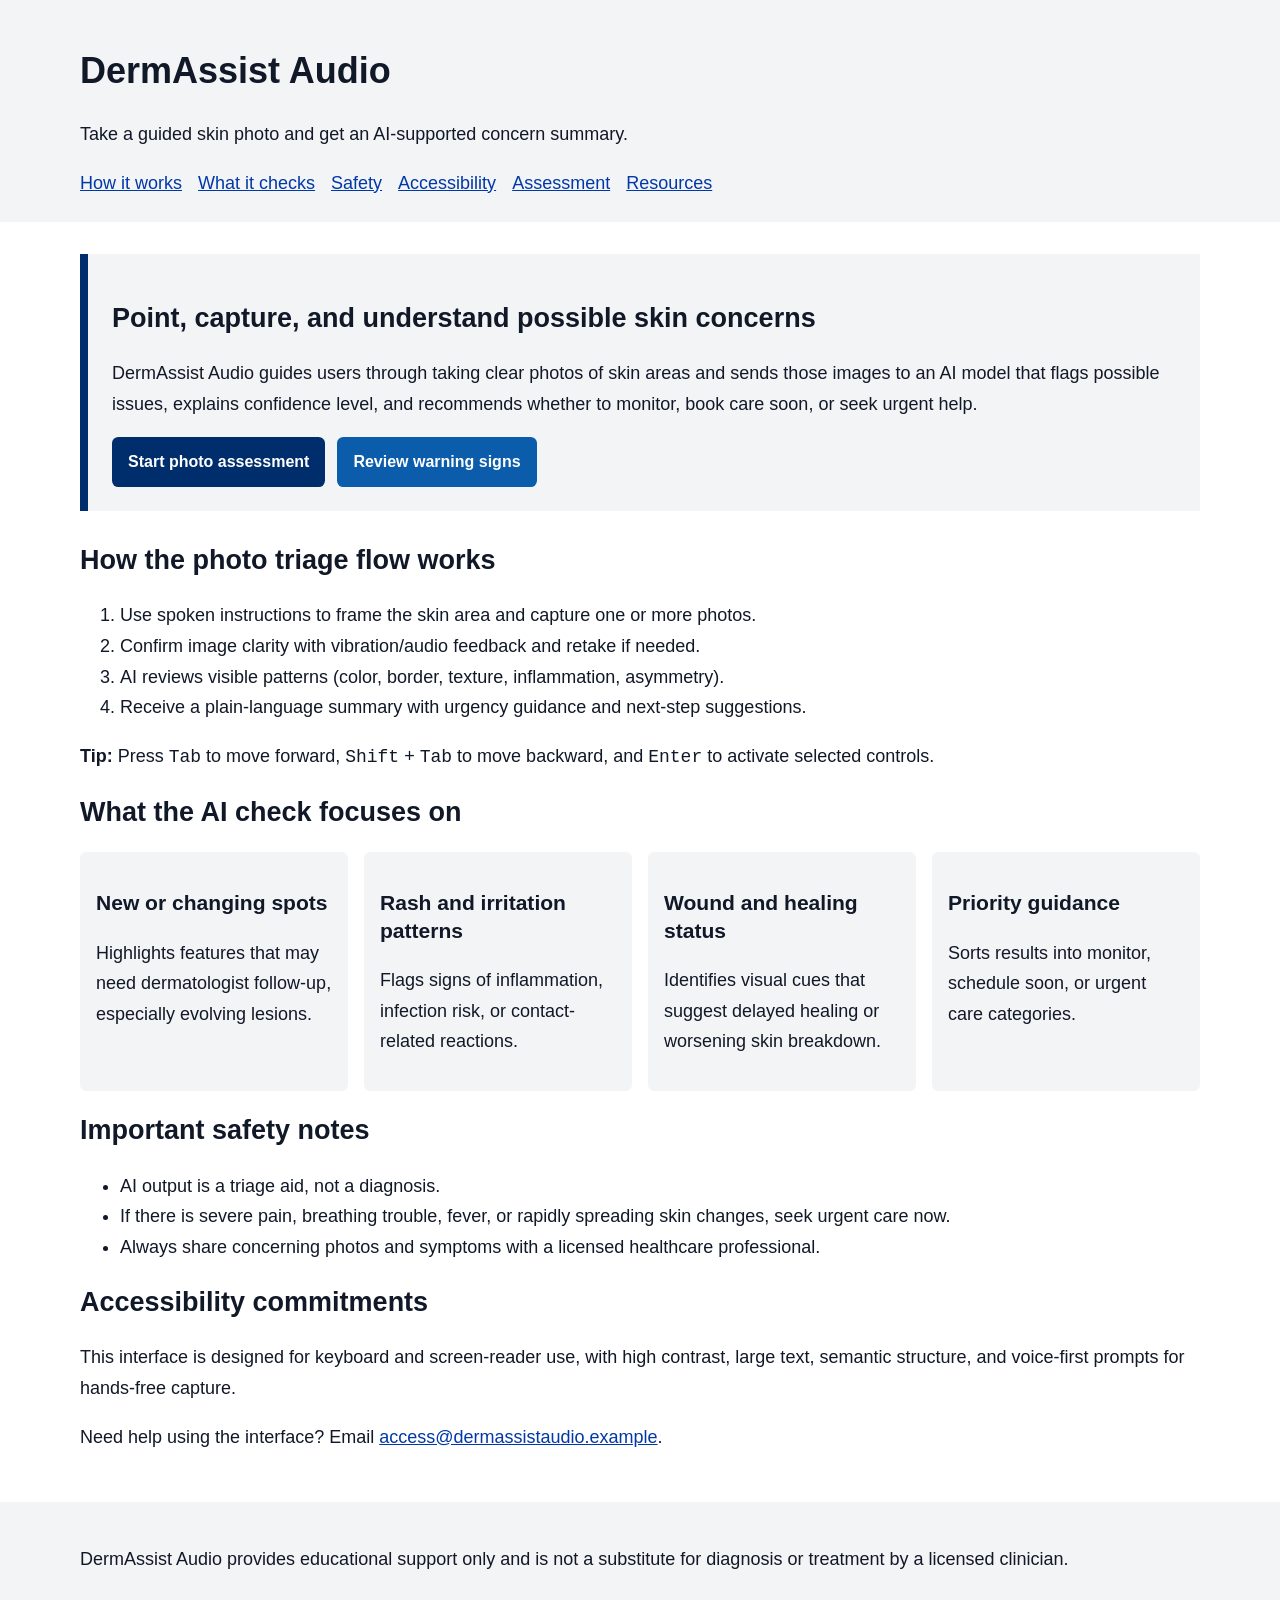
<file: index.html>
<!doctype html>
<html lang="en">
  <head>
    <meta charset="UTF-8" />
    <meta name="viewport" content="width=device-width, initial-scale=1.0" />
    <meta
      name="description"
      content="DermAssist Audio helps blind and low-vision users take skin photos with guided audio prompts and AI-supported triage summaries."
    />
    <title>DermAssist Audio | Accessible Skin Photo Triage</title>
    <link rel="stylesheet" href="styles.css" />
  </head>
  <body>
    <a class="skip-link" href="#main-content">Skip to main content</a>

    <header class="site-header" role="banner">
      <div class="wrap">
        <h1>DermAssist Audio</h1>
        <p class="tagline">Take a guided skin photo and get an AI-supported concern summary.</p>
        <nav aria-label="Main navigation">
          <ul class="nav-list">
            <li><a href="#how-it-works">How it works</a></li>
            <li><a href="#use-cases">What it checks</a></li>
            <li><a href="#safety">Safety</a></li>
            <li><a href="#accessibility">Accessibility</a></li>
            <li><a href="assess.html">Assessment</a></li>
            <li><a href="resources.html">Resources</a></li>
          </ul>
        </nav>
      </div>
    </header>

    <main id="main-content" class="wrap" tabindex="-1">
      <section class="hero" aria-labelledby="hero-title">
        <h2 id="hero-title">Point, capture, and understand possible skin concerns</h2>
        <p>
          DermAssist Audio guides users through taking clear photos of skin areas and sends those images to an AI model
          that flags possible issues, explains confidence level, and recommends whether to monitor, book care soon, or
          seek urgent help.
        </p>
        <div class="hero-actions">
          <a class="button" href="assess.html">Start photo assessment</a>
          <a class="button button-secondary" href="resources.html">Review warning signs</a>
        </div>
      </section>

      <section id="how-it-works" aria-labelledby="flow-title">
        <h2 id="flow-title">How the photo triage flow works</h2>
        <ol>
          <li>Use spoken instructions to frame the skin area and capture one or more photos.</li>
          <li>Confirm image clarity with vibration/audio feedback and retake if needed.</li>
          <li>AI reviews visible patterns (color, border, texture, inflammation, asymmetry).</li>
          <li>Receive a plain-language summary with urgency guidance and next-step suggestions.</li>
        </ol>
        <p>
          <strong>Tip:</strong> Press <kbd>Tab</kbd> to move forward, <kbd>Shift</kbd> + <kbd>Tab</kbd> to move backward,
          and <kbd>Enter</kbd> to activate selected controls.
        </p>
      </section>

      <section id="use-cases" aria-labelledby="checks-title">
        <h2 id="checks-title">What the AI check focuses on</h2>
        <ul class="feature-grid">
          <li>
            <h3>New or changing spots</h3>
            <p>Highlights features that may need dermatologist follow-up, especially evolving lesions.</p>
          </li>
          <li>
            <h3>Rash and irritation patterns</h3>
            <p>Flags signs of inflammation, infection risk, or contact-related reactions.</p>
          </li>
          <li>
            <h3>Wound and healing status</h3>
            <p>Identifies visual cues that suggest delayed healing or worsening skin breakdown.</p>
          </li>
          <li>
            <h3>Priority guidance</h3>
            <p>Sorts results into monitor, schedule soon, or urgent care categories.</p>
          </li>
        </ul>
      </section>

      <section id="safety" aria-labelledby="safety-title">
        <h2 id="safety-title">Important safety notes</h2>
        <ul>
          <li>AI output is a triage aid, not a diagnosis.</li>
          <li>If there is severe pain, breathing trouble, fever, or rapidly spreading skin changes, seek urgent care now.</li>
          <li>Always share concerning photos and symptoms with a licensed healthcare professional.</li>
        </ul>
      </section>

      <section id="accessibility" aria-labelledby="accessibility-title">
        <h2 id="accessibility-title">Accessibility commitments</h2>
        <p>
          This interface is designed for keyboard and screen-reader use, with high contrast, large text, semantic
          structure, and voice-first prompts for hands-free capture.
        </p>
        <p>
          Need help using the interface? Email
          <a href="mailto:access@dermassistaudio.example">access@dermassistaudio.example</a>.
        </p>
      </section>
    </main>

    <footer class="site-footer" role="contentinfo">
      <div class="wrap">
        <p>
          DermAssist Audio provides educational support only and is not a substitute for diagnosis or treatment by a
          licensed clinician.
        </p>
      </div>
    </footer>
  </body>
</html>
</file>
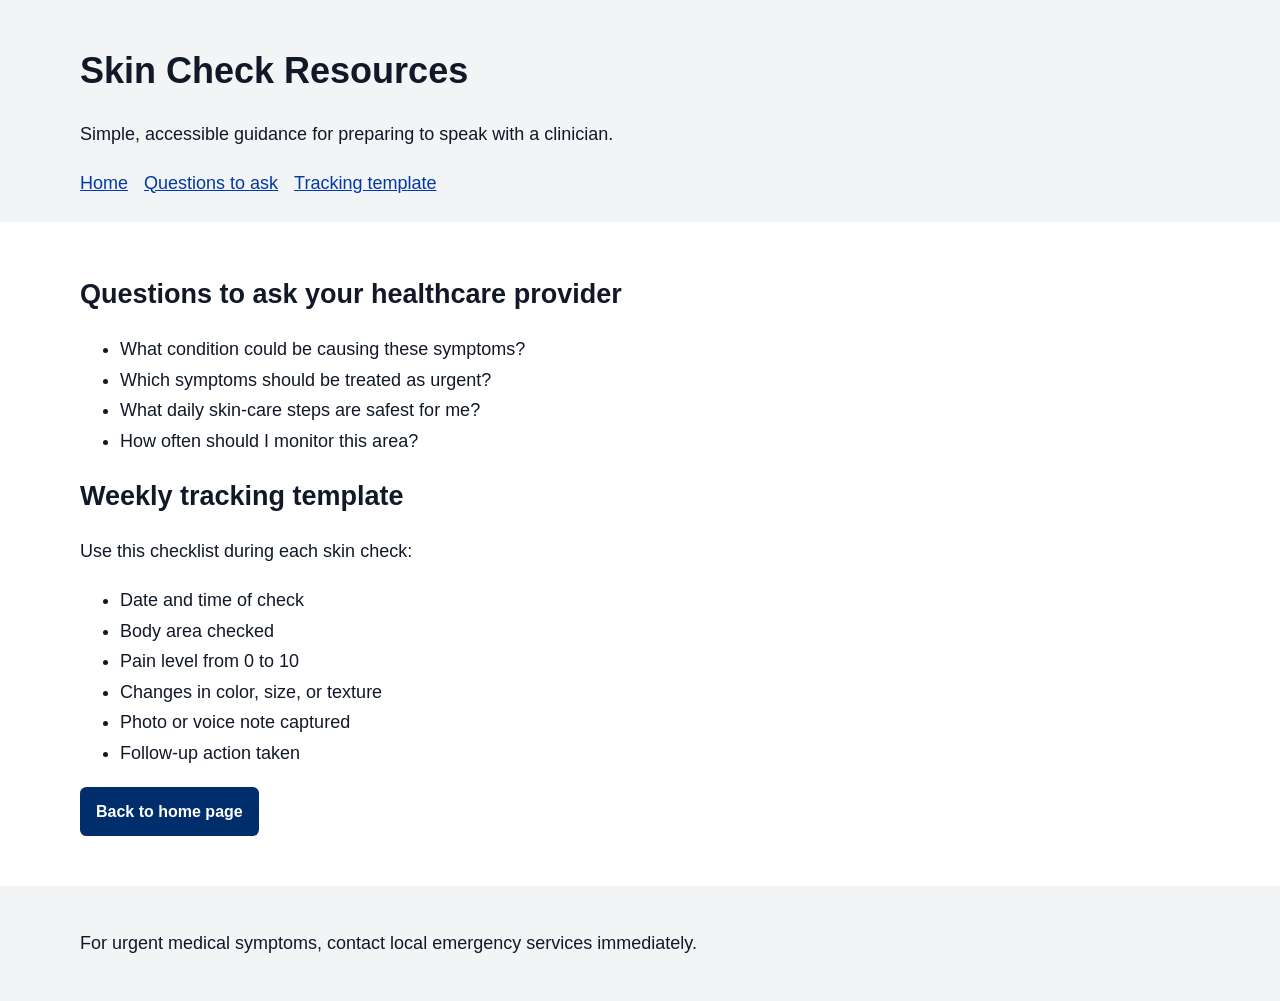
<file: resources.html>
<!doctype html>
<html lang="en">
  <head>
    <meta charset="UTF-8" />
    <meta name="viewport" content="width=device-width, initial-scale=1.0" />
    <title>DermAssist Audio | Skin Check Resources</title>
    <link rel="stylesheet" href="styles.css" />
  </head>
  <body>
    <a class="skip-link" href="#main-content">Skip to main content</a>

    <header class="site-header" role="banner">
      <div class="wrap">
        <h1>Skin Check Resources</h1>
        <p class="tagline">Simple, accessible guidance for preparing to speak with a clinician.</p>
        <nav aria-label="Main navigation">
          <ul class="nav-list">
            <li><a href="index.html">Home</a></li>
            <li><a href="#questions">Questions to ask</a></li>
            <li><a href="#tracking">Tracking template</a></li>
          </ul>
        </nav>
      </div>
    </header>

    <main id="main-content" class="wrap" tabindex="-1">
      <section aria-labelledby="questions">
        <h2 id="questions">Questions to ask your healthcare provider</h2>
        <ul>
          <li>What condition could be causing these symptoms?</li>
          <li>Which symptoms should be treated as urgent?</li>
          <li>What daily skin-care steps are safest for me?</li>
          <li>How often should I monitor this area?</li>
        </ul>
      </section>

      <section id="tracking" aria-labelledby="tracking-title">
        <h2 id="tracking-title">Weekly tracking template</h2>
        <p>Use this checklist during each skin check:</p>
        <ul>
          <li>Date and time of check</li>
          <li>Body area checked</li>
          <li>Pain level from 0 to 10</li>
          <li>Changes in color, size, or texture</li>
          <li>Photo or voice note captured</li>
          <li>Follow-up action taken</li>
        </ul>
      </section>

      <p><a class="button" href="index.html">Back to home page</a></p>
    </main>

    <footer class="site-footer" role="contentinfo">
      <div class="wrap">
        <p>For urgent medical symptoms, contact local emergency services immediately.</p>
      </div>
    </footer>
  </body>
</html>
</file>
<file: styles.css>
:root {
  --bg: #ffffff;
  --text: #111827;
  --surface: #f3f4f6;
  --primary: #002e6d;
  --primary-contrast: #ffffff;
  --focus: #a21caf;
  --link: #0038a8;
}

* {
  box-sizing: border-box;
}

body {
  margin: 0;
  font-family: Arial, Helvetica, sans-serif;
  line-height: 1.7;
  font-size: 1.125rem;
  background: var(--bg);
  color: var(--text);
}

.wrap {
  width: min(100% - 2rem, 70rem);
  margin-inline: auto;
}

.site-header,
.site-footer {
  background: var(--surface);
  padding: 1.5rem 0;
}

h1,
h2,
h3 {
  line-height: 1.3;
}

.nav-list {
  list-style: none;
  display: flex;
  flex-wrap: wrap;
  gap: 1rem;
  padding: 0;
  margin: 1rem 0 0;
}

a {
  color: var(--link);
}

a:focus-visible,
button:focus-visible,
.skip-link:focus-visible {
  outline: 3px solid var(--focus);
  outline-offset: 2px;
}

main {
  padding: 2rem 0;
}

.hero {
  background: var(--surface);
  padding: 1.5rem;
  border-left: 0.5rem solid var(--primary);
  margin-bottom: 2rem;
}

.hero-actions {
  display: flex;
  flex-wrap: wrap;
  gap: 0.75rem;
  margin-top: 1rem;
}

.button {
  display: inline-block;
  background: var(--primary);
  color: var(--primary-contrast);
  text-decoration: none;
  font-weight: 700;
  padding: 0.7rem 1rem;
  border-radius: 0.4rem;
  border: 0;
  cursor: pointer;
  font-size: 1rem;
}

.button:hover {
  background: #001e48;
}

.button-secondary {
  background: #0b5cab;
}

.feature-grid {
  list-style: none;
  padding: 0;
  display: grid;
  grid-template-columns: repeat(auto-fit, minmax(15rem, 1fr));
  gap: 1rem;
}

.feature-grid li {
  background: var(--surface);
  padding: 1rem;
  border-radius: 0.4rem;
}

.skip-link {
  position: absolute;
  left: 0.5rem;
  top: -100%;
  background: #000;
  color: #fff;
  padding: 0.7rem;
  z-index: 1000;
}

.skip-link:focus {
  top: 0.5rem;
}

@media (prefers-reduced-motion: reduce) {
  * {
    scroll-behavior: auto;
  }
}

.assessment-list,
.assessment-form {
  background: var(--surface);
  padding: 1rem 1.25rem;
  border-radius: 0.4rem;
}

.assessment-list {
  list-style: none;
  margin: 1rem 0;
}

.assessment-list li {
  margin-bottom: 0.8rem;
}

.assessment-form {
  display: grid;
  gap: 1rem;
}

.assessment-form fieldset {
  border: 2px solid #d1d5db;
  border-radius: 0.4rem;
  padding: 1rem;
}

.assessment-form legend {
  font-weight: 700;
  padding: 0 0.35rem;
}

.assessment-form label,
.assessment-list label {
  display: block;
}

.assessment-form input[type="file"] {
  margin-top: 0.4rem;
  max-width: 100%;
}

.upload-preview {
  margin-top: 0.75rem;
  padding: 0.75rem;
  background: #ffffff;
  border: 1px solid #d1d5db;
  border-radius: 0.35rem;
}

.upload-preview p,
.upload-preview ul {
  margin: 0;
}

.upload-preview ul {
  padding-left: 1.3rem;
  margin-top: 0.35rem;
}

.camera-controls {
  margin-top: 1rem;
  padding: 0.75rem;
  border: 1px solid #d1d5db;
  border-radius: 0.35rem;
  background: #ffffff;
}

.camera-controls h3 {
  margin: 0;
  font-size: 1.05rem;
}

.camera-help {
  margin: 0.4rem 0 0.7rem;
}

.camera-buttons {
  display: flex;
  flex-wrap: wrap;
  gap: 0.6rem;
}

.camera-preview {
  width: 100%;
  max-width: 26rem;
  margin-top: 0.75rem;
  border-radius: 0.35rem;
  border: 1px solid #d1d5db;
  background: #111827;
}

.status-grid {
  display: grid;
  grid-template-columns: repeat(auto-fit, minmax(16rem, 1fr));
  gap: 1rem;
}

.status-card {
  border-radius: 0.4rem;
  padding: 1rem;
  border-left: 0.45rem solid;
}

.status-watch {
  background: #ecfeff;
  border-color: #0e7490;
}

.status-soon {
  background: #fff7ed;
  border-color: #c2410c;
}

.status-urgent {
  background: #fef2f2;
  border-color: #b91c1c;
}

.severity-result {
  margin-top: 0.75rem;
}

.severity-card {
  border-left: 0.45rem solid;
  border-radius: 0.4rem;
  padding: 0.85rem 1rem;
  background: #f9fafb;
}

.severity-card-watch {
  background: #ecfeff;
  border-color: #0e7490;
}

.severity-card-soon {
  background: #fff7ed;
  border-color: #c2410c;
}

.severity-card-urgent {
  background: #fef2f2;
  border-color: #b91c1c;
}

.severity-card-error {
  background: #450a0a;
  color: #fef2f2;
  border-color: #ef4444;
}

.severity-help {
  margin-bottom: 0;
}

.error-details {
  overflow-x: auto;
  white-space: pre-wrap;
  word-break: break-word;
  background: rgba(0, 0, 0, 0.3);
  border: 1px solid #fecaca;
  padding: 0.6rem;
  border-radius: 0.35rem;
}
</file>
